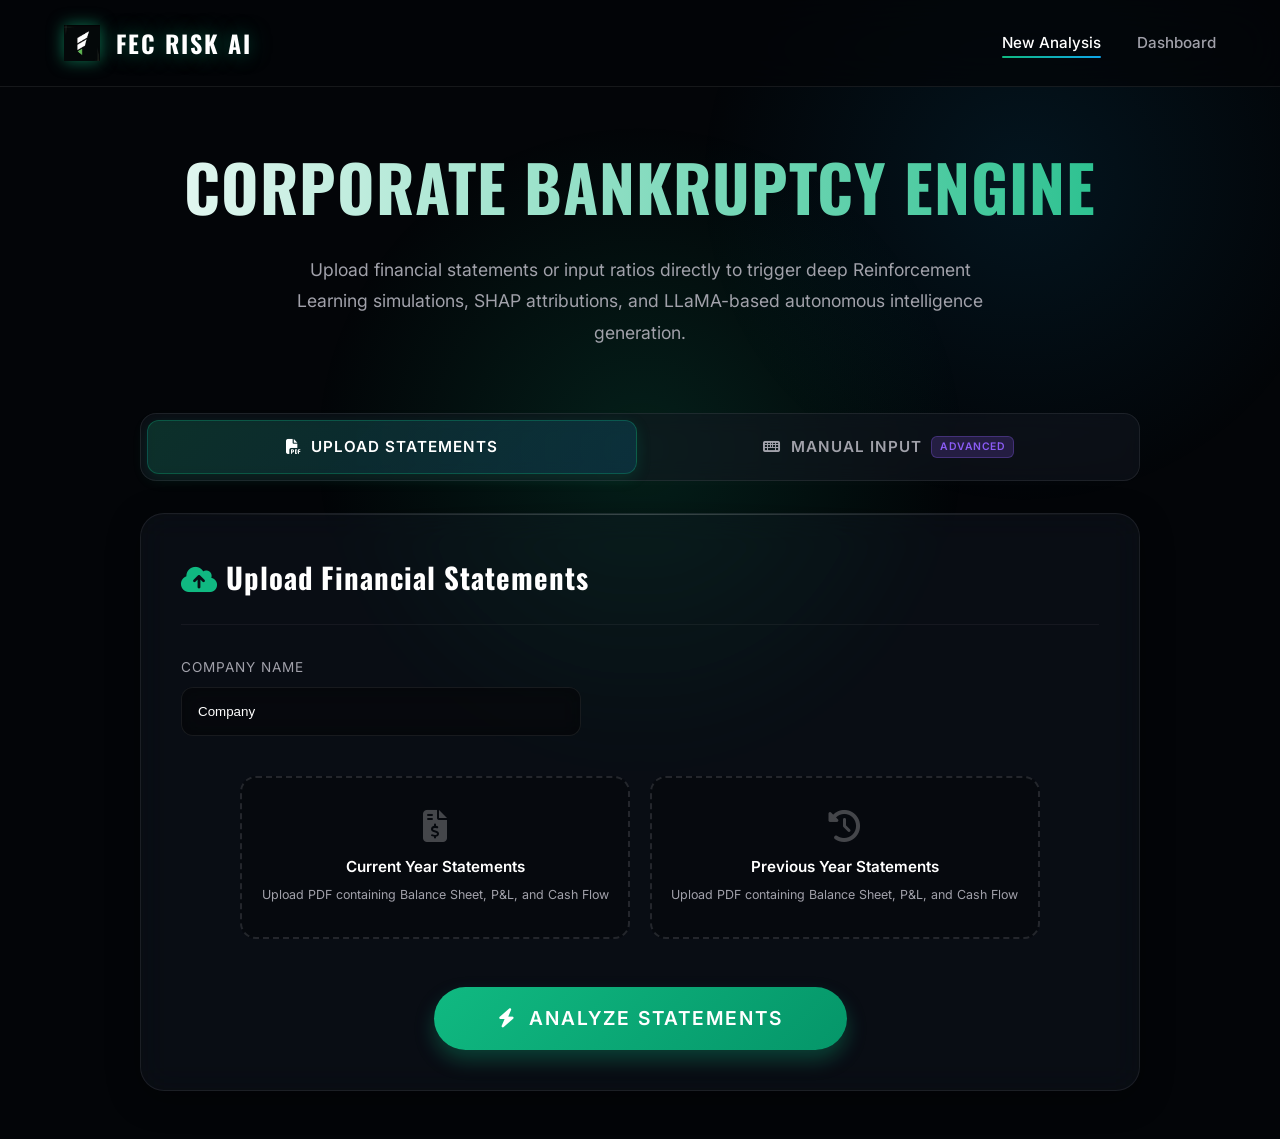
<file: frontend/index.html>
<!DOCTYPE html>
<html lang="en">
<head>
    <meta charset="UTF-8">
    <meta name="viewport" content="width=device-width, initial-scale=1.0">
    <title>FEC Risk AI</title>
    <link rel="stylesheet" href="style.css">
    <link href="https://fonts.googleapis.com/css2?family=Inter:wght@300;400;500;600;700&family=Oswald:wght@500;700&display=swap" rel="stylesheet">
    <link rel="stylesheet" href="https://cdnjs.cloudflare.com/ajax/libs/font-awesome/6.4.0/css/all.min.css">
</head>
<body>
    <nav class="navbar">
        <div class="logo">
            <img src="fec_logo.png" alt="FEC Logo" style="height: 36px;">
            <span>FEC Risk AI</span>
        </div>
        <div class="nav-links">
            <a href="index.html" class="active">New Analysis</a>
            <a href="dashboard.html">Dashboard</a>
        </div>
    </nav>

    <main class="container">
        <header class="page-header">
            <h1>CORPORATE BANKRUPTCY ENGINE</h1>
            <p>Upload financial statements or input ratios directly to trigger deep Reinforcement Learning simulations, SHAP attributions, and LLaMA-based autonomous intelligence generation.</p>
        </header>

        <!-- ── Tab Bar ── -->
        <div class="tab-bar" style="max-width: 1000px; margin: 0 auto 2rem;">
            <button class="tab-btn active" id="tab-upload-btn" onclick="app.switchTab('upload')">
                <i class="fa-solid fa-file-pdf"></i> Upload Statements
            </button>
            <button class="tab-btn" id="tab-manual-btn" onclick="app.switchTab('manual')">
                <i class="fa-solid fa-keyboard"></i> Manual Input <span class="tab-badge">Advanced</span>
            </button>
        </div>

        <!-- ════════════════════════════════════════════════ -->
        <!-- TAB 1: PDF Upload                               -->
        <!-- ════════════════════════════════════════════════ -->
        <section class="glass-panel tab-content active" id="tab-upload" style="max-width: 1000px; margin: 0 auto;">
            <div style="display: flex; justify-content: space-between; align-items: center; margin-bottom: 2rem; border-bottom: 1px solid rgba(255,255,255,0.05); padding-bottom: 1.5rem;">
                <h2 style="font-family:'Oswald', sans-serif; font-size:1.8rem; letter-spacing:1px; margin:0;">
                    <i class="fa-solid fa-cloud-arrow-up" style="color:var(--color-primary)"></i> Upload Financial Statements
                </h2>
            </div>

            <!-- Company Name -->
            <div class="input-group" style="max-width: 400px; margin-bottom: 2.5rem;">
                <label style="display:block; margin-bottom:0.5rem; color:var(--text-muted); font-size:0.85rem; text-transform:uppercase; letter-spacing:1px;">Company Name</label>
                <input type="text" id="company-name" placeholder="Enter company name" value="Company" style="width:100%;">
            </div>

            <!-- Statements Grid -->
            <div class="upload-grid" style="grid-template-columns: repeat(2, 1fr); max-width: 800px; margin: 0 auto;">
                <!-- Current Year Zone -->
                <div class="upload-zone" id="zone-statements-current" data-field="statements_current">
                    <div class="upload-zone-inner">
                        <i class="fa-solid fa-file-invoice-dollar upload-icon"></i>
                        <span class="upload-label">Current Year Statements</span>
                        <span class="upload-hint">Upload PDF containing Balance Sheet, P&L, and Cash Flow</span>
                        <span class="upload-filename" id="fname-statements-current"></span>
                    </div>
                    <input type="file" accept=".pdf" class="upload-input" id="file-statements-current">
                </div>

                <!-- Previous Year Zone -->
                <div class="upload-zone" id="zone-statements-previous" data-field="statements_previous">
                    <div class="upload-zone-inner">
                        <i class="fa-solid fa-clock-rotate-left upload-icon"></i>
                        <span class="upload-label">Previous Year Statements</span>
                        <span class="upload-hint">Upload PDF containing Balance Sheet, P&L, and Cash Flow</span>
                        <span class="upload-filename" id="fname-statements-previous"></span>
                    </div>
                    <input type="file" accept=".pdf" class="upload-input" id="file-statements-previous">
                </div>
            </div>

            <!-- Upload Status -->
            <div id="upload-status" style="margin-top: 1.5rem; text-align: center; color: var(--text-muted); font-size: 0.9rem;"></div>

            <!-- Submit -->
            <div style="margin-top: 3rem; text-align: center;">
                <button type="button" id="upload-analyze-btn" class="btn btn-primary" style="font-size: 1.2rem; padding: 1.2rem 4rem; letter-spacing: 2px;">
                    <i class="fa-solid fa-bolt"></i> ANALYZE STATEMENTS
                </button>
            </div>
        </section>

        <!-- ════════════════════════════════════════════════ -->
        <!-- TAB 2: Manual Input (Advanced)                  -->
        <!-- ════════════════════════════════════════════════ -->
        <section class="glass-panel tab-content" id="tab-manual" style="max-width: 1000px; margin: 0 auto; display: none;">
            <div style="display: flex; justify-content: space-between; align-items: center; margin-bottom: 2.5rem; border-bottom: 1px solid rgba(255,255,255,0.05); padding-bottom: 1.5rem;">
                <h2 style="font-family:'Oswald', sans-serif; font-size:1.8rem; letter-spacing:1px; margin:0;"><i class="fa-solid fa-server" style="color:var(--color-primary)"></i> Input Node</h2>
                <button type="button" id="fill-sample-btn" class="btn btn-action">
                    <i class="fa-solid fa-wand-magic-sparkles"></i> Inject Demo Parameters
                </button>
            </div>
            
            <form id="financial-form">
                <div id="features-grid" style="display: grid; grid-template-columns: repeat(auto-fill, minmax(220px, 1fr)); gap: 1.5rem;">
                    <div style="grid-column: 1/-1; text-align: center; padding: 4rem 0;">
                        <i class="fa-solid fa-circle-notch fa-spin" style="font-size:2.5rem; color:var(--color-primary); margin-bottom:1rem;"></i>
                        <div style="color:var(--text-muted); font-size:0.95rem;">Mounting Input Matrix...</div>
                    </div>
                </div>
                
                <div style="margin-top: 4rem; text-align: center;">
                    <button type="submit" id="analyze-btn" class="btn btn-primary" style="font-size: 1.2rem; padding: 1.2rem 4rem; letter-spacing: 2px;">
                        <i class="fa-solid fa-bolt"></i> SYNTHESIZE DATA
                    </button>
                </div>
            </form>
        </section>
    </main>

    <script src="app.js"></script>
    <script>
        document.addEventListener('DOMContentLoaded', () => {
            app.initIndexPage();
        });
    </script>
</body>
</html>
</file>
<file: frontend/style.css>
@import url('https://fonts.googleapis.com/css2?family=Inter:wght@300;400;500;600;700&family=Oswald:wght@500;700&display=swap');

:root {
    /* Base Colors */
    --bg-main: #030508;
    --text-main: #ffffff;
    --text-muted: #a1a1aa;
    
    /* Vibrant FinTech Gradients & Accents */
    --color-primary: #10b981;    /* Vibrant Emerald */
    --color-secondary: #0ea5e9;  /* Vibrant Azure */
    --color-accent: #8b5cf6;     /* Vibrant Violet */
    
    /* Neumorphic / Glassmorphic variables */
    --glass-bg: rgba(20, 25, 35, 0.4);
    --glass-border: rgba(255, 255, 255, 0.08);
    --glass-border-hover: rgba(255, 255, 255, 0.2);
    --glass-shadow: 0 8px 32px 0 rgba(0, 0, 0, 0.37);
    
    /* Risk Spectrum */
    --risk-safe: #10b981;
    --risk-low: #3b82f6;
    --risk-mod: #f59e0b;
    --risk-high: #f97316;
    --risk-crit: #ef4444;
}

* {
    box-sizing: border-box;
    margin: 0;
    padding: 0;
}

body {
    font-family: 'Inter', sans-serif;
    background-color: var(--bg-main);
    color: var(--text-main);
    line-height: 1.6;
    overflow-x: hidden;
    position: relative;
    min-height: 100vh;
}

/* ── ABSTRACT ANIMATED BACKGROUND ── */
body::before, body::after {
    content: "";
    position: fixed;
    top: 50%;
    left: 50%;
    width: 60vw;
    height: 60vw;
    border-radius: 50%;
    background: radial-gradient(circle, rgba(16,185,129,0.15) 0%, rgba(0,0,0,0) 60%);
    transform: translate(-50%, -50%);
    animation: pulseGlow 15s infinite alternate ease-in-out;
    z-index: -1;
    pointer-events: none;
}
body::after {
    background: radial-gradient(circle, rgba(14,165,233,0.1) 0%, rgba(0,0,0,0) 60%);
    animation: pulseGlow 12s infinite alternate-reverse ease-in-out;
    left: 80%;
    top: 20%;
}
@keyframes pulseGlow {
    0% { transform: translate(-50%, -50%) scale(1); opacity: 0.5; }
    100% { transform: translate(-60%, -40%) scale(1.3); opacity: 1; }
}

/* ── PREMIUM NAVBAR ── */
.navbar {
    display: flex;
    justify-content: space-between;
    align-items: center;
    padding: 1.5rem 4rem;
    background: rgba(3, 5, 8, 0.7);
    backdrop-filter: blur(20px);
    -webkit-backdrop-filter: blur(20px);
    border-bottom: 1px solid var(--glass-border);
    position: sticky;
    top: 0;
    z-index: 100;
}
.logo {
    display: flex;
    align-items: center;
    gap: 1rem;
    font-size: 1.5rem;
    font-family: 'Oswald', sans-serif;
    font-weight: 700;
    text-transform: uppercase;
    letter-spacing: 2px;
    color: #fff;
    text-shadow: 0 0 20px rgba(16, 185, 129, 0.5);
}
.logo img {
    height: 40px;
    filter: drop-shadow(0 0 8px rgba(16, 185, 129, 0.6));
    animation: float 6s infinite ease-in-out;
}
@keyframes float {
    0%, 100% { transform: translateY(0); }
    50% { transform: translateY(-3px); }
}

.nav-links a {
    color: var(--text-muted);
    text-decoration: none;
    margin-left: 2rem;
    font-size: 0.95rem;
    font-weight: 500;
    position: relative;
    transition: color 0.3s ease;
}
.nav-links a::after {
    content: '';
    position: absolute;
    bottom: -6px;
    left: 0;
    width: 0;
    height: 2px;
    background: linear-gradient(90deg, var(--color-primary), var(--color-secondary));
    transition: width 0.3s ease;
    border-radius: 2px;
}
.nav-links a:hover, .nav-links a.active { color: #fff; }
.nav-links a.active::after, .nav-links a:hover::after { width: 100%; }

/* ── LAYOUT & TYPOGRAPHY ── */
.container {
    max-width: 1400px;
    margin: 0 auto;
    padding: 3rem 2rem;
    animation: fadeUp 1s ease-out;
}
@keyframes fadeUp {
    from { opacity: 0; transform: translateY(20px); }
    to { opacity: 1; transform: translateY(0); }
}

.page-header {
    text-align: center;
    margin-bottom: 4rem;
}
.page-header h1 {
    font-family: 'Oswald', sans-serif;
    font-size: 4rem;
    font-weight: 700;
    background: linear-gradient(to right, #fff, var(--color-primary));
    -webkit-background-clip: text;
    -webkit-text-fill-color: transparent;
    margin-bottom: 1rem;
    letter-spacing: 1px;
}
.page-header p {
    font-size: 1.1rem;
    color: var(--text-muted);
    max-width: 700px;
    margin: 0 auto;
    line-height: 1.8;
}

/* ── GLASSMORPHIC PANELS ── */
.glass-panel {
    background: var(--glass-bg);
    backdrop-filter: blur(16px) saturate(180%);
    -webkit-backdrop-filter: blur(16px) saturate(180%);
    border: 1px solid var(--glass-border);
    border-radius: 24px;
    box-shadow: var(--glass-shadow);
    padding: 2.5rem;
    position: relative;
    overflow: hidden;
    transition: transform 0.4s cubic-bezier(0.175, 0.885, 0.32, 1.275), box-shadow 0.4s ease, border-color 0.4s ease;
}
.glass-panel::before {
    content: '';
    position: absolute;
    top: 0; left: 0; right: 0; height: 1px;
    background: linear-gradient(90deg, transparent, rgba(255,255,255,0.2), transparent);
}
.glass-panel:hover {
    transform: translateY(-8px);
    box-shadow: 0 20px 40px rgba(0,0,0,0.5), 0 0 30px rgba(16,185,129,0.1);
    border-color: var(--glass-border-hover);
}

/* ── BUTTONS ── */
.btn {
    display: inline-flex;
    align-items: center;
    gap: 0.75rem;
    border: none;
    border-radius: 50px;
    font-family: 'Inter', sans-serif;
    font-weight: 600;
    font-size: 0.95rem;
    cursor: pointer;
    transition: all 0.3s ease;
    text-transform: uppercase;
    letter-spacing: 1px;
    position: relative;
    overflow: hidden;
}
.btn-primary {
    background: linear-gradient(135deg, var(--color-primary), #059669);
    color: #fff;
    padding: 1rem 2.5rem;
    box-shadow: 0 10px 20px rgba(16,185,129,0.3);
}
.btn-primary::before {
    content: ''; position: absolute; top: 0; left: -100%; width: 100%; height: 100%;
    background: linear-gradient(90deg, transparent, rgba(255,255,255,0.3), transparent);
    transition: 0.5s;
}
.btn-primary:hover::before { left: 100%; }
.btn-primary:hover {
    transform: translateY(-2px) scale(1.02);
    box-shadow: 0 15px 25px rgba(16,185,129,0.4);
}
.btn-action {
    background: rgba(16,185,129,0.1);
    color: var(--color-primary);
    border: 1px solid rgba(16,185,129,0.3);
    padding: 0.8rem 1.8rem;
    backdrop-filter: blur(5px);
}
.btn-action:hover {
    background: var(--color-primary);
    color: #fff;
    box-shadow: 0 0 20px rgba(16,185,129,0.4);
}

/* ── DASHBOARD GRID ── */
.layout-dashboard {
    display: grid;
    grid-template-columns: repeat(3, 1fr);
    grid-auto-rows: minmax(auto, auto);
    gap: 2rem;
    align-items: stretch;
}
.span-2 { grid-column: span 3; } /* Expand span-2 full width for elegance */

.card h2 {
    font-family: 'Oswald', sans-serif;
    font-size: 1.4rem;
    letter-spacing: 1px;
    text-transform: uppercase;
    margin-bottom: 2rem;
    display: flex;
    align-items: center;
    gap: 0.8rem;
    color: #fff;
}
.card h2 i {
    color: var(--color-primary);
    background: rgba(16,185,129,0.15);
    padding: 0.6rem;
    border-radius: 12px;
    box-shadow: inset 0 0 10px rgba(16,185,129,0.1);
}

/* ── RISK SUMMARY ORB ── */
.risk-score-wrapper {
    display: flex;
    flex-direction: column;
    align-items: center;
    justify-content: center;
    height: 100%;
}
.risk-circle {
    width: 200px;
    height: 200px;
    border-radius: 50%;
    display: flex;
    flex-direction: column;
    justify-content: center;
    align-items: center;
    position: relative;
    background: radial-gradient(circle at top left, rgba(255,255,255,0.05), transparent);
    box-shadow: inset 0 0 30px rgba(0,0,0,0.8), 0 0 20px rgba(16,185,129,0.2);
}
.risk-circle::before {
    content: ''; position: absolute; top: -2px; left: -2px; right: -2px; bottom: -2px;
    border-radius: 50%;
    background: conic-gradient(from 0deg, var(--color-primary), var(--color-secondary), var(--color-primary));
    z-index: -1;
    animation: conicSpin 4s linear infinite;
    -webkit-mask: linear-gradient(#fff 0 0) content-box, linear-gradient(#fff 0 0);
    -webkit-mask-composite: xor;
    mask-composite: exclude;
    padding: 3px;
}
@keyframes conicSpin { 100% { transform: rotate(360deg); } }

.score-value {
    font-family: 'Oswald', sans-serif;
    font-size: 4rem;
    font-weight: 700;
    color: #fff;
    text-shadow: 0 0 20px rgba(255,255,255,0.5);
    line-height: 1;
}
.score-label {
    font-size: 0.8rem;
    text-transform: uppercase;
    letter-spacing: 2px;
    color: var(--color-primary);
    margin-top: 0.5rem;
}

/* ── CHARTS Area ── */
.chart-container, .rl-chart-wrapper {
    width: 100%;
    height: 320px;
    position: relative;
}

/* ── ADVISOR BOARD ── */
#advisor-banner {
    border-radius: 16px;
    margin-bottom: 2rem;
    padding: 1.5rem 2.5rem;
    display: flex;
    align-items: center;
    gap: 1.5rem;
    box-shadow: inset 0 0 20px rgba(0,0,0,0.3);
}

.advisor-stat-grid {
    display: grid;
    grid-template-columns: repeat(4, 1fr);
    gap: 1.5rem;
    margin-bottom: 2rem;
}
.advisor-stat-card {
    background: rgba(255,255,255,0.03);
    border: 1px solid rgba(255,255,255,0.05);
    border-radius: 16px;
    padding: 2rem 1rem;
    text-align: center;
    backdrop-filter: blur(10px);
    transition: transform 0.3s;
}
.advisor-stat-card:hover { transform: translateY(-5px); background: rgba(255,255,255,0.05); }

/* ── INPUTS (If any) ── */
.input-group input {
    background: rgba(0,0,0,0.5);
    border: 1px solid var(--glass-border);
    color: #fff;
    padding: 1rem;
    border-radius: 12px;
    backdrop-filter: blur(10px);
    transition: all 0.3s;
}
.input-group input:focus {
    outline: none;
    border-color: var(--color-primary);
    box-shadow: 0 0 15px rgba(16,185,129,0.2);
    background: rgba(0,0,0,0.8);
}

/* Scrollbars */
::-webkit-scrollbar { width: 8px; }
::-webkit-scrollbar-track { background: var(--bg-main); }
::-webkit-scrollbar-thumb { background: rgba(255,255,255,0.1); border-radius: 4px; }
::-webkit-scrollbar-thumb:hover { background: var(--color-primary); }

/* ── TAB BAR ── */
.tab-bar {
    display: flex;
    gap: 0.5rem;
    background: rgba(20, 25, 35, 0.5);
    border: 1px solid var(--glass-border);
    border-radius: 16px;
    padding: 0.4rem;
    backdrop-filter: blur(10px);
}
.tab-btn {
    flex: 1;
    display: flex;
    align-items: center;
    justify-content: center;
    gap: 0.6rem;
    padding: 1rem 1.5rem;
    border: none;
    border-radius: 12px;
    background: transparent;
    color: var(--text-muted);
    font-family: 'Inter', sans-serif;
    font-size: 0.95rem;
    font-weight: 600;
    cursor: pointer;
    transition: all 0.3s ease;
    text-transform: uppercase;
    letter-spacing: 1px;
}
.tab-btn:hover {
    color: #fff;
    background: rgba(255,255,255,0.05);
}
.tab-btn.active {
    color: #fff;
    background: linear-gradient(135deg, rgba(16,185,129,0.2), rgba(14,165,233,0.15));
    border: 1px solid rgba(16,185,129,0.3);
    box-shadow: 0 4px 15px rgba(16,185,129,0.15);
}
.tab-badge {
    font-size: 0.65rem;
    padding: 0.2rem 0.5rem;
    border-radius: 6px;
    background: rgba(139,92,246,0.2);
    color: var(--color-accent);
    border: 1px solid rgba(139,92,246,0.3);
    letter-spacing: 0.5px;
}

/* ── UPLOAD GRID ── */
.upload-row-title {
    font-family: 'Oswald', sans-serif;
    font-size: 1.1rem;
    color: var(--text-muted);
    letter-spacing: 1px;
    text-transform: uppercase;
    margin-bottom: 1rem;
    display: flex;
    align-items: center;
    gap: 0.6rem;
}
.upload-row-title i {
    color: var(--color-primary);
}
.upload-grid {
    display: grid;
    grid-template-columns: repeat(3, 1fr);
    gap: 1.2rem;
}
.upload-zone {
    position: relative;
    border: 2px dashed rgba(255,255,255,0.12);
    border-radius: 16px;
    background: rgba(0,0,0,0.25);
    cursor: pointer;
    transition: all 0.35s ease;
    overflow: hidden;
}
.upload-zone:hover {
    border-color: rgba(16,185,129,0.4);
    background: rgba(16,185,129,0.03);
    transform: translateY(-3px);
    box-shadow: 0 8px 20px rgba(0,0,0,0.3), 0 0 15px rgba(16,185,129,0.08);
}
.upload-zone.drag-over {
    border-color: var(--color-primary);
    background: rgba(16,185,129,0.08);
    box-shadow: 0 0 25px rgba(16,185,129,0.2);
    transform: scale(1.02);
}
.upload-zone.has-file {
    border-color: rgba(16,185,129,0.5);
    border-style: solid;
    background: rgba(16,185,129,0.05);
}
.upload-zone.has-file .upload-icon {
    color: var(--color-primary);
}
.upload-zone.has-file .upload-hint {
    display: none;
}
.upload-zone.has-file .upload-filename {
    display: block;
}
.upload-zone-inner {
    display: flex;
    flex-direction: column;
    align-items: center;
    justify-content: center;
    padding: 2rem 1rem;
    text-align: center;
    min-height: 150px;
}
.upload-icon {
    font-size: 2rem;
    color: rgba(255,255,255,0.25);
    margin-bottom: 0.8rem;
    transition: color 0.3s;
}
.upload-label {
    font-weight: 600;
    font-size: 0.95rem;
    color: #fff;
    margin-bottom: 0.4rem;
}
.upload-hint {
    font-size: 0.78rem;
    color: var(--text-muted);
}
.upload-filename {
    display: none;
    font-size: 0.8rem;
    color: var(--color-primary);
    margin-top: 0.4rem;
    word-break: break-all;
    max-width: 180px;
}
.upload-input {
    position: absolute;
    inset: 0;
    opacity: 0;
    cursor: pointer;
}

/* ── LOADING SHIMMER ── */
@keyframes shimmer {
    0% { background-position: -200% 0; }
    100% { background-position: 200% 0; }
}
.upload-loading {
    pointer-events: none;
    opacity: 0.7;
}
.upload-loading .btn-primary {
    background: linear-gradient(90deg, rgba(16,185,129,0.3) 25%, rgba(14,165,233,0.3) 50%, rgba(16,185,129,0.3) 75%);
    background-size: 200% 100%;
    animation: shimmer 1.5s infinite;
}

/* ── Responsive ── */
@media (max-width: 768px) {
    .upload-grid {
        grid-template-columns: 1fr;
    }
    .tab-bar {
        flex-direction: column;
    }
}
</file>
